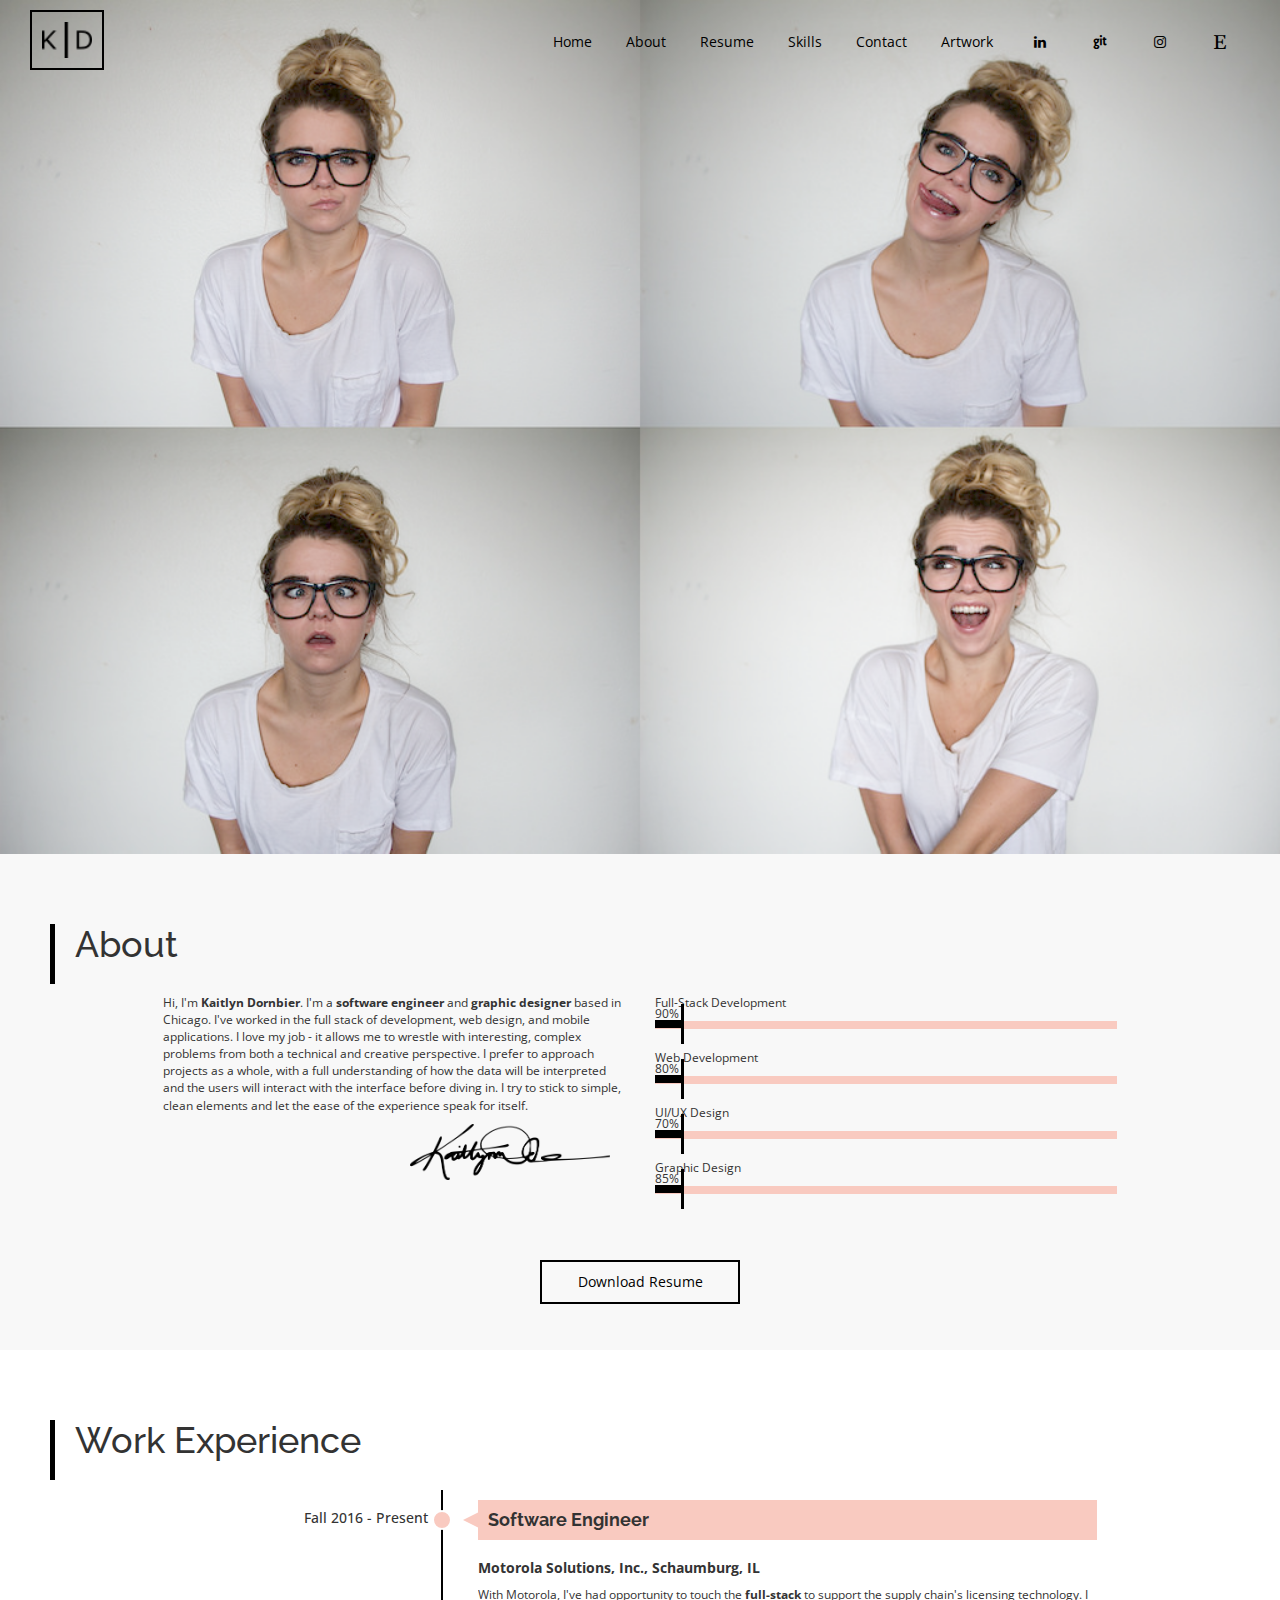
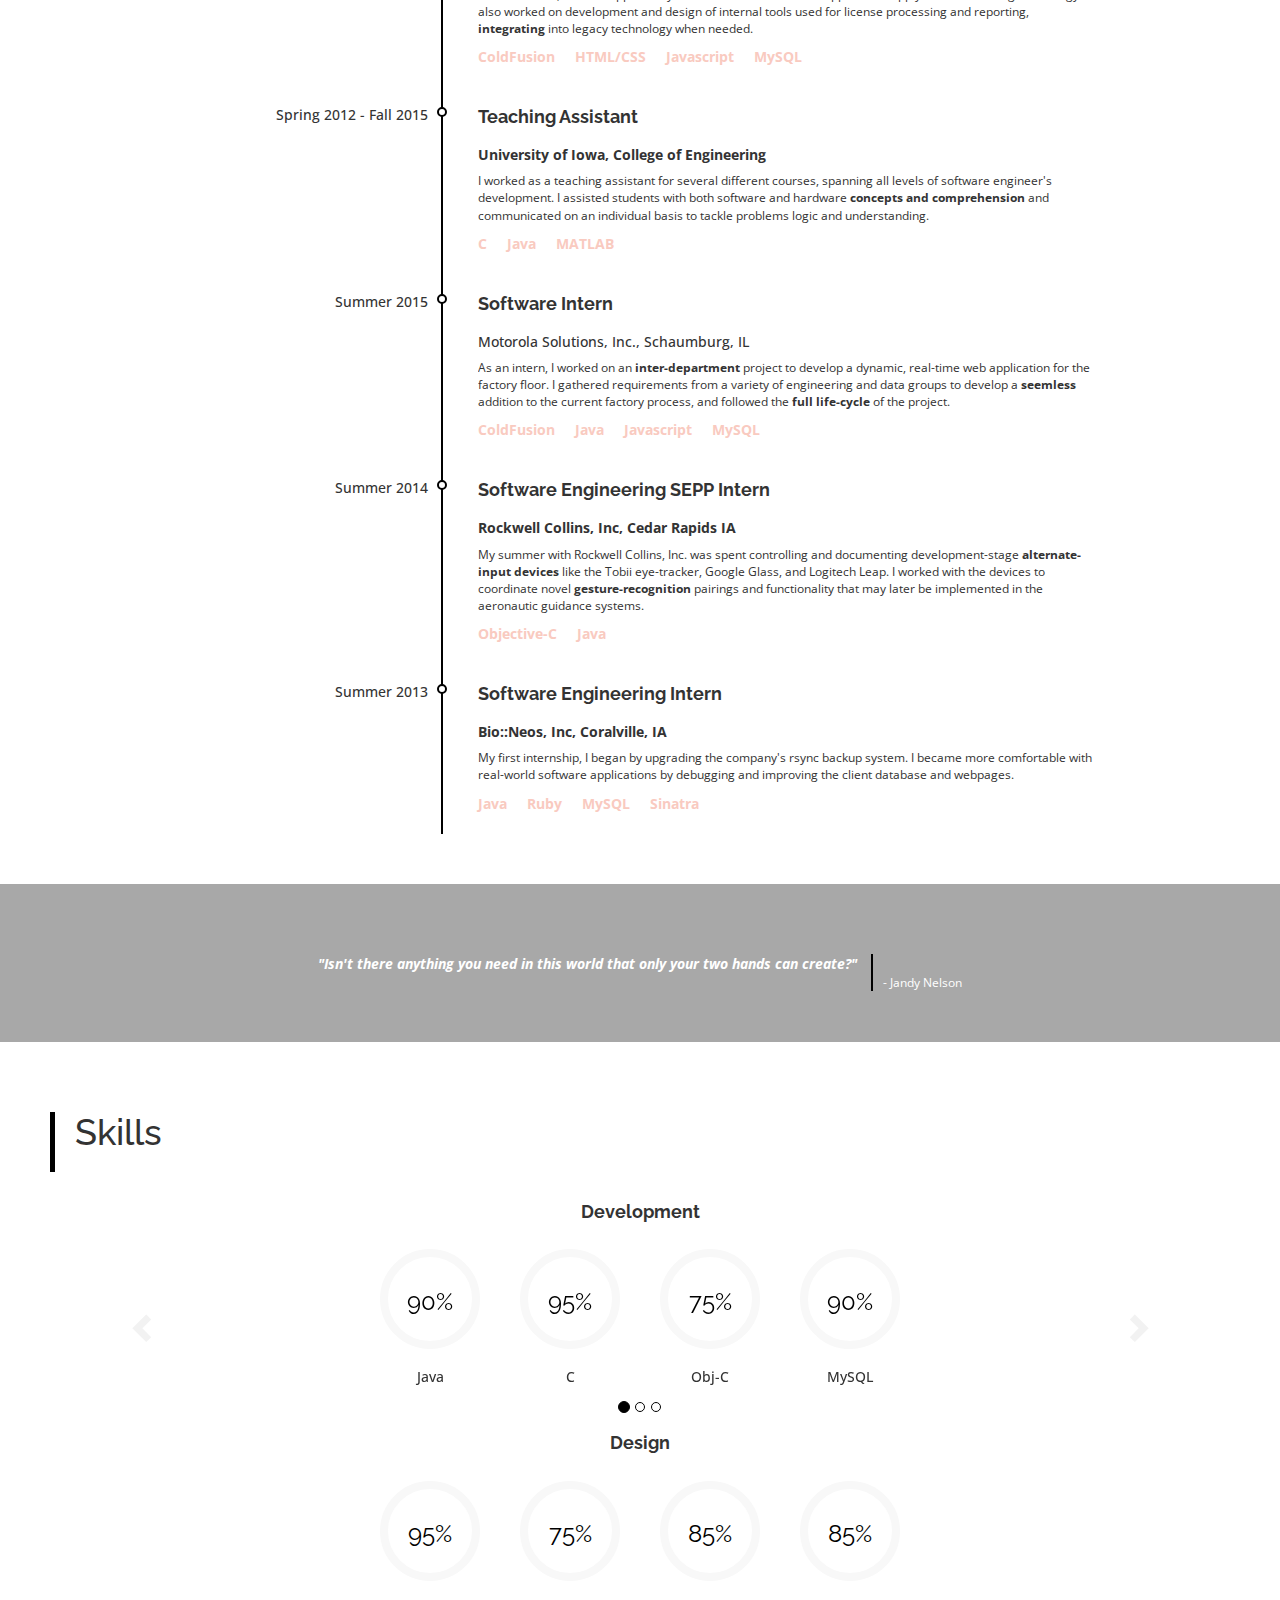
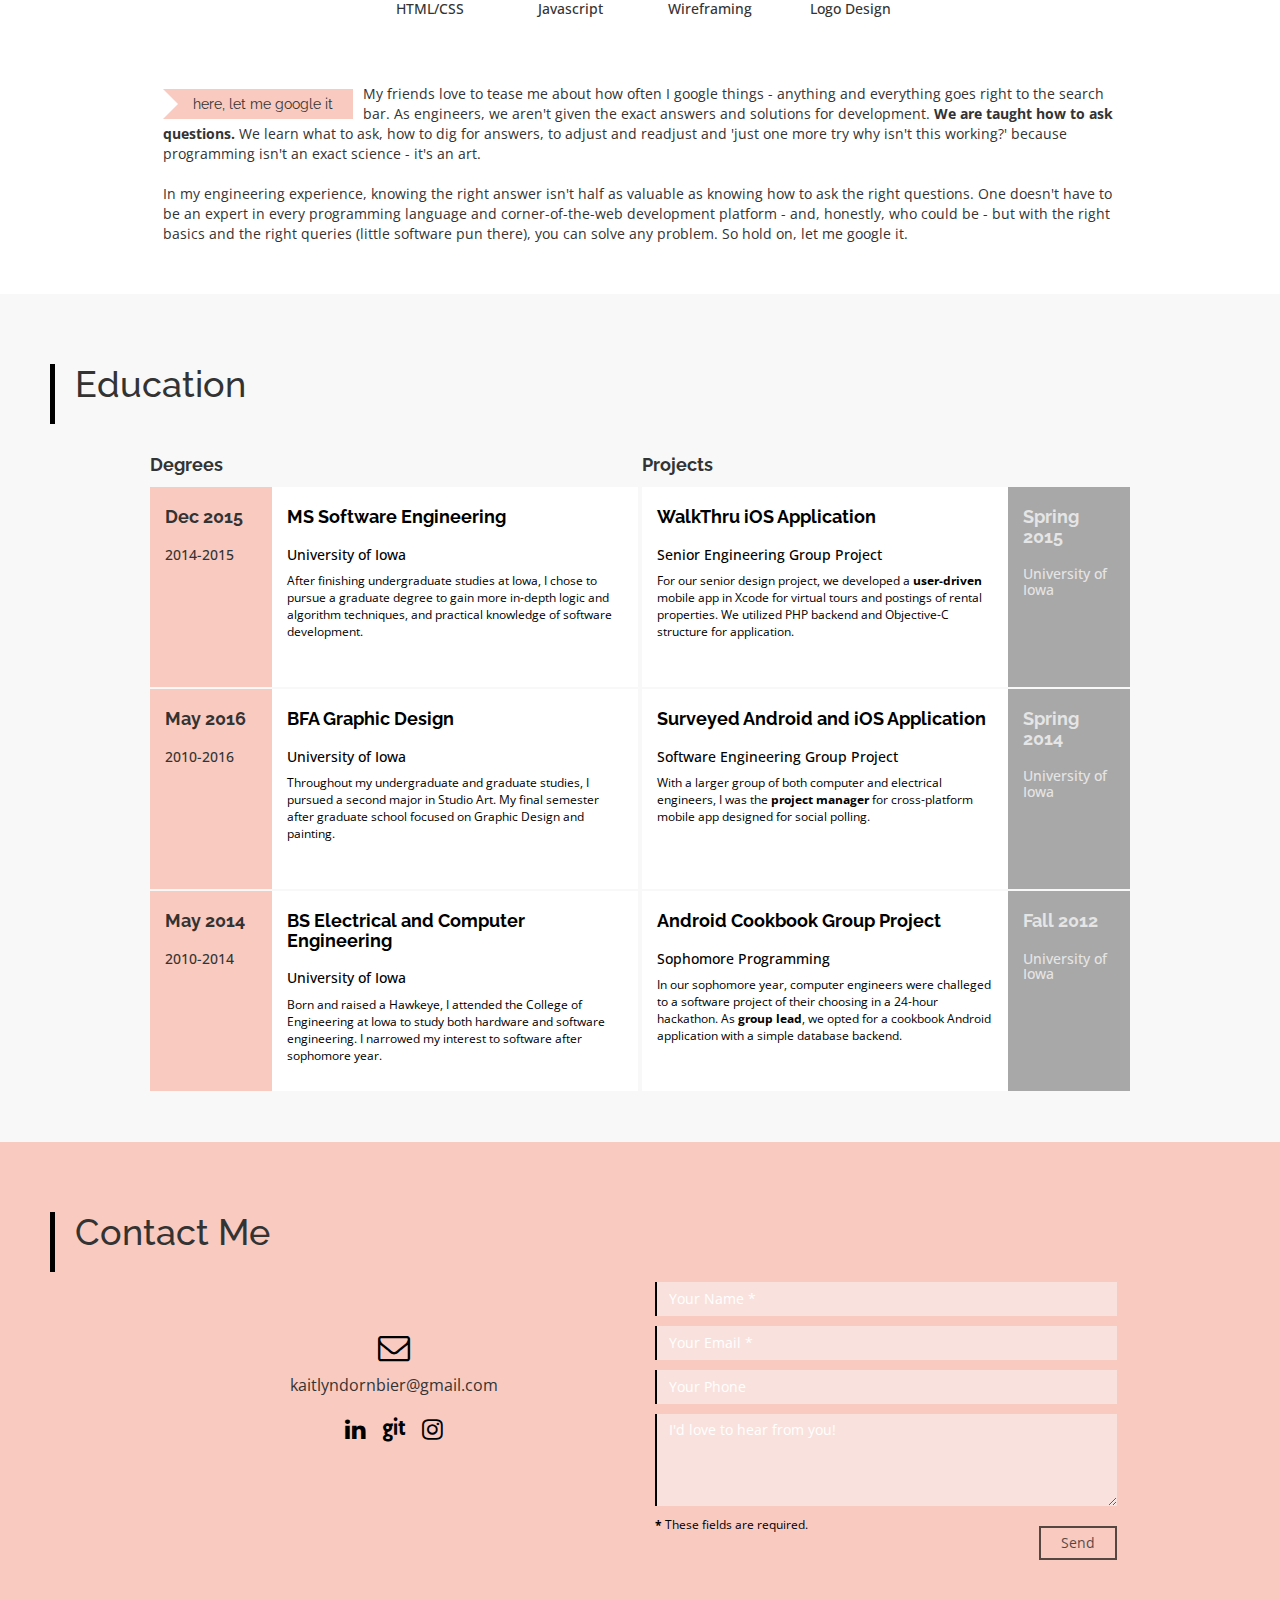
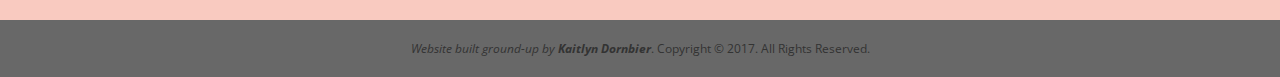
<file: index.html>
<!---
https://codepen.io/bootstrapped/pen/KwYGwq
https://www.godaddy.com/help/filezilla-ftp-settings-to-upload-your-website-104

1. Filezilla quickconnect using hosting info (pqmfckw6zf2c/ka!******), Port 21
2. Drag and drop from Local Host files to Remote Site
3. ssh pqmfckw6zf2c@kdornbier.com -> git added
	  cd Website
      git pull
      cd ..
	  cp -r Website/* public_html/
---->

<!DOCTYPE html>
<html lang="en">
  <head>
  	<title>Kaitlyn Dornbier</title>
    <!-- Required meta tags -->
    <meta charset="utf-8">
    <meta name="viewport" content="width=device-width, initial-scale=1, shrink-to-fit=no">

    <!-- Bootstrap CSS -->
    <link rel="stylesheet" href="https://maxcdn.bootstrapcdn.com/bootstrap/3.3.7/css/bootstrap.min.css">
    <link rel="stylesheet" href="css/font-awesome-4.7.0/css/font-awesome.min.css">
    <link rel="stylesheet" href="css/style.css">
    <link href="https://fonts.googleapis.com/css?family=Open+Sans" rel="stylesheet">
    <link href="https://fonts.googleapis.com/css?family=Raleway" rel="stylesheet">
  </head>
  <body>
	<nav class="navbar navbar-inverse navbar-static-top">
	    <div class="navbar-header">
	      <button type="button" class="navbar-toggle navbar-toggle-right" data-toggle="collapse" data-target="#header-menu">
	        <span class="icon-bar"></span>
	        <span class="icon-bar"></span>
	        <span class="icon-bar"></span> 
	      </button>
	      <a class="navbar-brand" width="50" height="30" href="index.html">
	      		<img src="images/icon-small.png" alt="Kaitlyn Dornbier">
	      </a>
	    </div>
	    <div class="collapse navbar-collapse" style="float: right"id="header-menu">

	      <ul class="nav navbar-nav">
	        <li><a href="index.html">Home</a></li>
	        <li><a href="#about">About</a></li>
	        <li><a href="#experience">Resume</a></li> 
	        <li><a href="#skills">Skills</a></li> 
	        <li><a href="#contact">Contact</a></li> 
	        <li><a href="artwork">Artwork</a></li> 
	      </ul>
	      <ul class="nav navbar-nav social-media-nav">
	        <li><a href="www.linkedin.com/in/kaitlyndornbier" target="_blank"><i class="fa fa-linkedin" aria-hidden="true"></i></a></li>
	        <li><a href="https://github.com/kdornbier" target="_blank"><i class="fa fa-git" aria-hidden="true"></i></a></li>
	        <li><a href="https://www.instagram.com/kdornbier/" target="_blank"><i class="fa fa-instagram" aria-hidden="true"></i></a></li>
	        <li><a href="https://www.etsy.com/shop/kdornbier/" target="_blank"><i class="fa fa-etsy" aria-hidden="true"></i></a></li>
	      </ul>
	      
	    </div>
	</nav>
    
	<div class="jumbotron jumbotron-fluid" id="home">
	    <!--<div class="ba-slider">
		  <img src="images/IMG_4443.PNG" alt="">       
		  <div class="resize">
		    <img src="image/masthead-creative.png" alt="">
		  </div>
		  <span class="handle"></span>
		</div>-->
		<img src="images/IMG_1637.JPG" alt="">
	</div>

	<div class="container-fluid" id="about">
		<div class="row">
			<div class="col">
				<h1>About</h1>
			</div>
		</div>
		<div class="row">
			<div class="col-xs-offset-1 col-xm-10 col-sm-offset-2 col-sm-8 col-md-offset-0 col-md-6 col-lg-offset-1 col-lg-5">
				<p class="bio">Hi, I'm <strong>Kaitlyn Dornbier</strong>. I'm a <strong>software engineer</strong> and <strong>graphic designer
				</strong>based in Chicago. I've worked in the full stack of development, web design, and mobile applications. I love my job -
				it allows me to wrestle with interesting, complex problems from both a technical and creative perspective. I prefer to approach
				projects as a whole, with a full understanding of how the data will be interpreted and the users will interact with the interface
				before diving in. I try to stick to simple, clean elements and let the ease of the experience speak for itself.</p>
				<div class="row">
					<div class="col-xs-12">
						<img class="signature" src="images/signature.png">
					</div>
				</div>
			</div>
			<div class="col-xs-offset-1 col-xs-10 col-sm-offset-2 col-sm-8 col-md-offset-0 col-md-6 col-lg-5" id="bio-skills">
				<div class="bio-scale">
					Full-Stack Development
					<div class="bio-scale-bar bb-90"> 90%
					</div>
				</div>
				<div class="bio-scale">
					Web Development
					<div class="bio-scale-bar bb-80"> 80%
					</div>
				</div>
				<div class="bio-scale">
					UI/UX Design
					<div class="bio-scale-bar bb-75"> 70%
					</div>
				</div>
				<div class="bio-scale">
					Graphic Design
					<div class="bio-scale-bar bb-85"> 85%
					</div>
				</div>
			</div>
		</div>
		<div class="row">
			<div class="col-xs-12">
				<div class="download-resume">
					<a href="files/Dornbier_Resume_SoftwareEngineer.pdf" download>Download Resume</a>
				</div>
			</div>
		</div>
		<!--<div class="row">
			<div class="col-xs-12 col-sm-offset-2  col-sm-8 col-lg-offset-3 col-lg-6">
				<div class="interests ta-left">
					
					<div class="row">
						<div class="col-xs-12">
							<h2>Interests</h2>
						</div>
					</div>
					<div class="row">
						<div class="col-xs-2">
							<img src="images/gym.png">
						</div>
						<div class="col-xs-2">
							<img src="images/painting.png">
						</div>
						<div class="col-xs-2">
							<img src="images/sewing.png">
						</div>
						<div class="col-xs-2">
							<img src="images/coffee.png">
						</div>
						<div class="col-xs-2">
							<img src="images/dogs.png">
						</div>
						<div class="col-xs-2">
							<img src="images/travel.png">
						</div>
					</div>
				</div>
			</div>
		</div>-->
	</div><!-- end of about -->
	<div class="container-fluid" id="experience">
		<div class="row">
			<div class="col">
				<h1>Work Experience</h1>
			</div>
		</div>
		<div class="row timeline current">
			<div class="col-xs-4 col-md-offset-1 col-md-3">
				<div class="timeline-date ta-right">
					<h3>Fall 2016 - Present</h3>
				</div>
			</div>
			<div class="col-xs-8 col-md-7">
				<div class="timeline-info  ta-left">
					<div class="timeline-bar-left"></div>
					<h2>Software Engineer</h2>
					<h3><strong>Motorola Solutions, Inc., Schaumburg, IL</strong></h3>
					<p>
						With Motorola, I've had opportunity to touch the <strong>full-stack</strong> to support the supply chain's licensing technology. I also worked on development and design of internal tools used for license processing and reporting, <strong>integrating</strong> into legacy technology when needed.
					</p>
					<h4>ColdFusion</h4><h4>HTML/CSS</h4><h4>Javascript</h4><h4>MySQL</h4>
				</div>
			</div>
		</div>
		<div class="row timeline">
			<div class="col-xs-4 col-md-offset-1 col-md-3">
				<div class="timeline-date ta-right">
					<h3>Spring 2012 - Fall 2015</h3>
				</div>
			</div>
			<div class="col-xs-8 col-md-7">
				<div class="timeline-info ta-left">
					<div class="timeline-bar-left"></div>
					<h2>Teaching Assistant</h2>
					<h3><strong>University of Iowa, College of Engineering</strong></h3>
					<p>
						I worked as a teaching assistant for several different courses, spanning all levels of software engineer's development. I assisted students with both software and hardware <strong>concepts and comprehension</strong> and communicated on an individual basis to tackle problems logic and understanding. 
					</p>
					<h4>C</h4><h4>Java</h4><h4>MATLAB</h4>
				</div>
			</div>
		</div>
		
		<div class="row timeline">
			<div class="col-xs-4 col-md-offset-1 col-md-3">
				<div class="timeline-date ta-right">
					<h3>Summer 2015</h3>
				</div>
			</div>
			<div class="col-xs-8 col-md-7">
				<div class="timeline-info ta-left">
					<div class="timeline-bar-left"></div>
					<h2>Software Intern</h2>
					<h3></strong>Motorola Solutions, Inc., Schaumburg, IL</strong></h3>
					<p>
						As an intern, I worked on an <strong>inter-department</strong> project to develop a dynamic, real-time web application for the factory floor. I gathered requirements from a variety of engineering and data groups to develop a <strong>seemless</strong> addition to the current factory process, and followed the <strong>full life-cycle</strong> of the project.
					</p>
					<h4>ColdFusion</h4><h4>Java</h4><h4>Javascript</h4><h4>MySQL</h4>
				</div>
			</div>
		</div>
		<div class="row timeline">
			<div class="col-xs-4 col-md-offset-1 col-md-3">
				<div class="timeline-date ta-right">
					<h3>Summer 2014</h3>
				</div>
			</div>
			<div class="col-xs-8 col-md-7">
				<div class="timeline-info ta-left">
					<div class="timeline-bar-left"></div>
					<h2>Software Engineering SEPP Intern</h2>
					<h3><strong>Rockwell Collins, Inc, Cedar Rapids IA</strong></h3>
					<p>
						My summer with Rockwell Collins, Inc. was spent controlling and documenting development-stage <strong>alternate-input devices</strong> like the Tobii eye-tracker, Google Glass, and Logitech Leap. I worked with the devices to coordinate novel <strong>gesture-recognition</strong> pairings and functionality that may later be implemented in the aeronautic guidance systems.
					</p>
					<h4>Objective-C</h4><h4>Java</h4>
				</div>
			</div>
		</div>
		<div class="row timeline">
			<div class="col-xs-4 col-md-offset-1 col-md-3">
				<div class="timeline-date ta-right">
					<h3>Summer 2013</h3>
				</div>
			</div>
			<div class="col-xs-8 col-md-7">
				<div class="timeline-info ta-left">
					<div class="timeline-bar-left"></div>
					<h2>Software Engineering Intern</h2>
					<h3><strong>Bio::Neos, Inc, Coralville, IA</strong></h3>
					<p>
						My first internship, I began by upgrading the company's rsync backup system. I became more comfortable with real-world software applications by debugging and improving the client database and webpages. 
					</p>
					<h4>Java</h4><h4>Ruby</h4><h4>MySQL</h4><h4>Sinatra</h4>
				</div>
			</div>
		</div>
	</div>
	<div class="container-fluid" id="quote">
		<div class="row">
			<div class="col">
				<div class="quote">"Isn't there anything you need in this world that only your two hands can create?"</div>
				<div class="author">- Jandy Nelson</div>
			</div>
		</div>
	</div>
	<div class="container-fluid" id="skills">
		<div class="row">
			<div class="col">
				<h1>Skills</h1>
			</div>
		</div>
		<div class="row">
			<h2>Development</h2>
			<div id="development-skills-carousel" class="carousel slide" data-ride="carousel" data-interval="false">
					<!-- Indicators -->
				<ol class="carousel-indicators">
					<li data-target="#development-skills-carousel" data-slide-to="0" class="active"></li>
					<li data-target="#development-skills-carousel" data-slide-to="1"></li>
					<li data-target="#development-skills-carousel" data-slide-to="2"></li>
				</ol>
				<!-- Wrapper for slides -->
				<div class="carousel-inner">
				    <div class="item active">
				      
						<div class="skill-container">
							<div class="skill-content">
								<div class="skill sb-90">
					                <span class="skill-left">
					                    <span class="skill-bar"></span>
					                </span>
					                <span class="skill-right">
					                    <span class="skill-bar"></span>
					                </span>
					                <div class="skill-value">90%</div>
					            </div>
					            <h3>Java</h3>
				        	</div>
				        	<div class="skill-content">
								<div class="skill sb-95">
					                <span class="skill-left">
					                    <span class="skill-bar"></span>
					                </span>
					                <span class="skill-right">
					                    <span class="skill-bar"></span>
					                </span>
					                <div class="skill-value">95%</div>
					            </div>
					            <h3>C</h3>
				        	</div>
				        	<div class="skill-content">
								<div class="skill sb-75">
					                <span class="skill-left">
					                    <span class="skill-bar"></span>
					                </span>
					                <span class="skill-right">
					                    <span class="skill-bar"></span>
					                </span>
					                <div class="skill-value">75%</div>
					            </div>
					            <h3>Obj-C</h3>
				        	</div>
				        	<div class="skill-content">
								<div class="skill sb-90">
					                <span class="skill-left">
					                    <span class="skill-bar"></span>
					                </span>
					                <span class="skill-right">
					                    <span class="skill-bar"></span>
					                </span>
					                <div class="skill-value">90%</div>
					            </div>
					            <h3>MySQL</h3>
				        	</div>
						</div>
				    </div> <!-- end of page 1 for carousel -->

				    <div class="item"> <!-- page 2 carousel -->
				    	<div class="skill-container">
							<div class="skill-content">
								<div class="skill sb-90">
					                <span class="skill-left">
					                    <span class="skill-bar"></span>
					                </span>
					                <span class="skill-right">
					                    <span class="skill-bar"></span>
					                </span>
					                <div class="skill-value">90%</div>
					            </div>
					            <h3>Coldfusion</h3>
				        	</div>
				        	<div class="skill-content">
								<div class="skill sb-60">
					                <span class="skill-left">
					                    <span class="skill-bar"></span>
					                </span>
					                <span class="skill-right">
					                    <span class="skill-bar"></span>
					                </span>
					                <div class="skill-value">60%</div>
					            </div>
					            <h3>Ruby</h3>
				        	</div>
				        	<div class="skill-content">
								<div class="skill sb-70">
					                <span class="skill-left">
					                    <span class="skill-bar"></span>
					                </span>
					                <span class="skill-right">
					                    <span class="skill-bar"></span>
					                </span>
					                <div class="skill-value">70%</div>
					            </div>
					            <h3>MATLAB</h3>
				        	</div>
				        	<div class="skill-content">
								<div class="skill sb-60">
					                <span class="skill-left">
					                    <span class="skill-bar"></span>
					                </span>
					                <span class="skill-right">
					                    <span class="skill-bar"></span>
					                </span>
					                <div class="skill-value">60%</div>
					            </div>
					            <h3>PHP</h3>
				        	</div>
						</div>
				    </div><!-- end of page 2 for carousel -->
				    <div class="item">
				    	<div class="skill-container">
							<div class="skill-content">
								<div class="skill sb-50">
					                <span class="skill-left">
					                    <span class="skill-bar"></span>
					                </span>
					                <span class="skill-right">
					                    <span class="skill-bar"></span>
					                </span>
					                <div class="skill-value">50%</div>
					            </div>
					            <h3>Python</h3>
				        	</div>
				        	<div class="skill-content">
								<div class="skill sb-50">
					                <span class="skill-left">
					                    <span class="skill-bar"></span>
					                </span>
					                <span class="skill-right">
					                    <span class="skill-bar"></span>
					                </span>
					                <div class="skill-value">50%</div>
					            </div>
					            <h3>Sinatra</h3>
				        	</div>
				        	<div class="skill-content">
								<div class="skill sb-65">
					                <span class="skill-left">
					                    <span class="skill-bar"></span>
					                </span>
					                <span class="skill-right">
					                    <span class="skill-bar"></span>
					                </span>
					                <div class="skill-value">65%</div>
					            </div>
					            <h3>C++</h3>
				        	</div>
						</div>
				    </div><!-- end of page 3 for carousel -->

					<!-- Left and right controls -->
					<a class="left carousel-control" href="#development-skills-carousel" data-slide="prev">
					    <span class="glyphicon glyphicon-chevron-left"></span>
					    <span class="sr-only">Previous</span>
					</a>
					<a class="right carousel-control" href="#development-skills-carousel" data-slide="next">
					    <span class="glyphicon glyphicon-chevron-right"></span>
					    <span class="sr-only">Next</span>
					</a>
				</div> <!-- end of carousel-inner -->
			</div> <!-- end of carousel -->
		</div> <!-- end of development skills row -->
		<div class="row">
			<div class="col-lg-12">
				<h2>Design</h2>
				<div class="skill-container">
					<div class="skill-content">
						<div class="skill sb-95">
			                <span class="skill-left">
			                    <span class="skill-bar"></span>
			                </span>
			                <span class="skill-right">
			                    <span class="skill-bar"></span>
			                </span>
			                <div class="skill-value">95%</div>
			            </div>
			            <h3>HTML/CSS</h3>
		        	</div>
					<div class="skill-content">
						<div class="skill sb-75">
			                <span class="skill-left">
			                    <span class="skill-bar"></span>
			                </span>
			                <span class="skill-right">
			                    <span class="skill-bar"></span>
			                </span>
			                <div class="skill-value">75%</div>
			            </div>
			            <h3>Javascript</h3>
		        	</div>
		        	<div class="skill-content">
						<div class="skill sb-85">
			                <span class="skill-left">
			                    <span class="skill-bar"></span>
			                </span>
			                <span class="skill-right">
			                    <span class="skill-bar"></span>
			                </span>
			                <div class="skill-value">85%</div>
			            </div>
			            <h3>Wireframing</h3>
		        	</div>
		        	<div class="skill-content">
						<div class="skill sb-85">
			                <span class="skill-left">
			                    <span class="skill-bar"></span>
			                </span>
			                <span class="skill-right">
			                    <span class="skill-bar"></span>
			                </span>
			                <div class="skill-value">85%</div>
			            </div>
			            <h3>Logo Design</h3>
		        	</div>
				</div>
			</div>
		</div><!-- end of design skills row -->
		<div class="row">
			<div class="col-xs-12 col-sm-offset-1 col-sm-10">
				<div class = "blurb">
					<div class="blurb-header">here, let me google it</div>
					<div class="blurb-content ta-left">
						My friends love to tease me about how often I google things - anything and everything goes right to the search bar. As engineers, we aren't given the exact answers and solutions for development. <strong>We are taught how to ask questions.</strong> We learn what to ask, how to dig for answers, to adjust and readjust and 'just one more try why isn't this working?' because programming isn't an exact science - it's an art. 
						</br></br>
						In my engineering experience, knowing the right answer isn't half as valuable as knowing how to ask the right questions. One doesn't have to be an expert in every programming language and corner-of-the-web development platform - and, honestly, who could be - but with the right basics and the right queries (little software pun there), you can solve any problem. So hold on, let me google it.
					</div>
				</div>
			</div>
		</div>
	</div>
	<div class="container-fluid" id="education">
		<div class="row">
			<div class="col">
				<h1>Education</h1>
			</div>
		</div>
		<div class="row">
			<div class="col-sm-6 col-lg-offset-1 col-lg-5 edu-half">
				<div class="row">
					<div class="col">
						<h2>Degrees</h2>
					</div>
				</div>
				<div class="row edu-degree">
					<div class="col-xs-3 edu-date">
						<h2>Dec 2015</h2>
						<h3>2014-2015</h3>
					</div>
					<div class="col-xs-9 edu-info">
						<h2>MS Software Engineering</h2>
						<h3>University of Iowa</h3>
						<p>After finishing undergraduate studies at Iowa, I chose to pursue a graduate degree to gain more in-depth logic and algorithm techniques, and practical knowledge of software development. 
						</p>
					</div>
				</div>
				<div class="row edu-degree">
					<div class="col-xs-3 edu-date">
						<h2>May 2016</h2>
						<h3>2010-2016</h3>
					</div>
					<div class="col-xs-9 edu-info">
						<h2>BFA Graphic Design</h2>
						<h3>University of Iowa</h3>
						<p>Throughout my undergraduate and graduate studies, I pursued a second major in Studio Art. My final semester after graduate school focused on Graphic Design and painting.
						</p>
					</div>
				</div>
				<div class="row edu-degree">
					<div class="col-xs-3 edu-date">
						<h2>May 2014</h2>
						<h3>2010-2014</h3>
					</div>
					<div class="col-xs-9 edu-info">
						<h2>BS Electrical and Computer Engineering</h2>
						<h3>University of Iowa</h3>
						<p>Born and raised a Hawkeye, I attended the College of Engineering at Iowa to study both hardware and software engineering. I narrowed my interest to software after sophomore year.
						</p>
					</div>
				</div>
			</div>
			<div class="col-sm-6 col-lg-5 edu-half">
				<div class="row">
					<div class="col">
						<h2>Projects</h2>
					</div>
				</div>
				<div class="row edu-project">
					<div class="col-xs-9 edu-info">
						<h2>WalkThru iOS Application</h2>
						<h3>Senior Engineering Group Project</h3>
						<p>For our senior design project, we developed a <strong>user-driven</strong> mobile app in Xcode for virtual tours and postings of rental properties. We utilized PHP backend and Objective-C structure for application.
						</p>
					</div>
					<div class="col-xs-3 edu-date">
						<h2>Spring 2015</h2>
						<h3>University of Iowa</h3>
					</div>
				</div>
				<div class="row edu-project">
					<div class="col-xs-9 edu-info">
						<h2>Surveyed Android and iOS Application</h2>
						<h3>Software Engineering Group Project</h3>
						<p>With a larger group of both computer and electrical engineers, I was the <strong>project manager</strong> for cross-platform mobile app designed for social polling. 
						</p>
					</div>
					<div class="col-xs-3 edu-date">
						<h2>Spring 2014</h2>
						<h3>University of Iowa</h3>
					</div>
				</div>
				<div class="row edu-project">
					<div class="col-xs-9 edu-info">
						<h2>Android Cookbook Group Project</h2>
						<h3>Sophomore Programming</h3>
						<p>In our sophomore year, computer engineers were challeged to a software project of their choosing in a 24-hour hackathon. As <strong>group lead</strong>, we opted for a cookbook Android application with a simple database backend.
						</p>
					</div>
					<div class="col-xs-3 edu-date">
						<h2>Fall 2012</h2>
						<h3>University of Iowa</h3>
					</div>
				</div>
			</div>
		</div>
	</div>
	<div class="container-fluid" id="contact">
		<div class="row">
			<div class="col">
				<h1>Contact Me</h1>
			</div>
		</div>
		<div class="row">
			<div class="col-xs-12 col-sm-offset-1 col-sm-5 col-lg-offset-1 col-lg-5">
				<div class="email">
					<a href="https://mail.google.com/mail/?view=cm&fs=1&to=kaitlyndornbier@gmail.com&su=Let%27s+Connect!&body=I%27ve+visited+your+website+and+would+like+to+get+in+touch%21" target="_blank"><i class="fa fa-envelope-o"></i></a>
				</br>
					kaitlyndornbier@gmail.com
				</div>
				<div class="social-media-contact">
					<a href="www.linkedin.com/in/kaitlyndornbier" target="_blank"><i class="fa fa-linkedin" aria-hidden="true"></i></a>
	        		<a href="https://github.com/kdornbier" target="_blank"><i class="fa fa-git" aria-hidden="true"></i></a>
	        		<a href="https://www.instagram.com/kdornbier/" target="_blank"><i class="fa fa-instagram" aria-hidden="true"></i></a>
				</div>
			</div>
			<div class="col-xs-12 col-sm-6 col-lg-5 contact-form">
				<!---https://bootstraptemple.com/p/how-to-build-a-working-bootstrap-contact-form

				https://www.webpagefx.com/blog/web-design/learning-php-get-started-using-php/-->
				<form id="contact-form" method="post" action="js/contact.php" role="form">

					<div class="messages" id="messages"></div>

					<!--<div class="controls">-->
					<div class="row">
						<div class="col">
							<input id="form_name" type="text" name="name" class="form-control" placeholder="Your Name *" required="required" data-error="Name is required.">
                    		<div class="help-block with-errors"></div>
						</div>
					</div>
					<div class="row">
						<div class="col">
							<input id="form_email" type="email" name="email" class="form-control" placeholder="Your Email *" required="required" data-error="Valid email is required.">
                    		<div class="help-block with-errors"></div>
						</div>
					</div>
					<div class="row">
						<div class="col">
							<input id="form_phone" type="tel" name="phone" class="form-control" placeholder="Your Phone">
                    		<div class="help-block with-errors"></div>
						</div>
					</div>
					<div class="row">
						<div class="col">
							<textarea id="form_message" name="message" class="form-control" placeholder="I'd love to hear from you!" rows="4" required="required" data-error="Please add a message."></textarea>
                    		<div class="help-block with-errors"></div>
						</div>
					</div>
					<div class="row">
						<div class="col">
							<p class="text-muted"><strong>*</strong> These fields  are required.</p>
							<input type="submit" class="btn btn-success btn-send" id="send" value="Send">
						</div>
					</div>
					<!-- </div> end of div controls???-->
				</form> 
			</div>
		</div>
	</div>
	<div class="container-fluid" id="copyright">
		<div class="row">
			<div class="col">
				<i>Website built ground-up by <strong>Kaitlyn Dornbier</strong></i>. Copyright © 2017. All Rights Reserved.
			</div>
		</div>
	</div>


    <!-- Optional JavaScript -->
    <!-- jQuery first, then Popper.js, then Bootstrap JS -->
    
    <script src="https://cdnjs.cloudflare.com/ajax/libs/jquery/3.2.1/jquery.min.js"></script>
    <script src="https://cdnjs.cloudflare.com/ajax/libs/popper.js/1.11.0/umd/popper.min.js"></script>
    <script src="https://maxcdn.bootstrapcdn.com/bootstrap/3.3.7/js/bootstrap.min.js"></script>
    <script src="js/main.js"></script>
	<script src="js/contact.js"></script>
	<script src="js/validator.js"></script>

  </body>
</html>
</file>
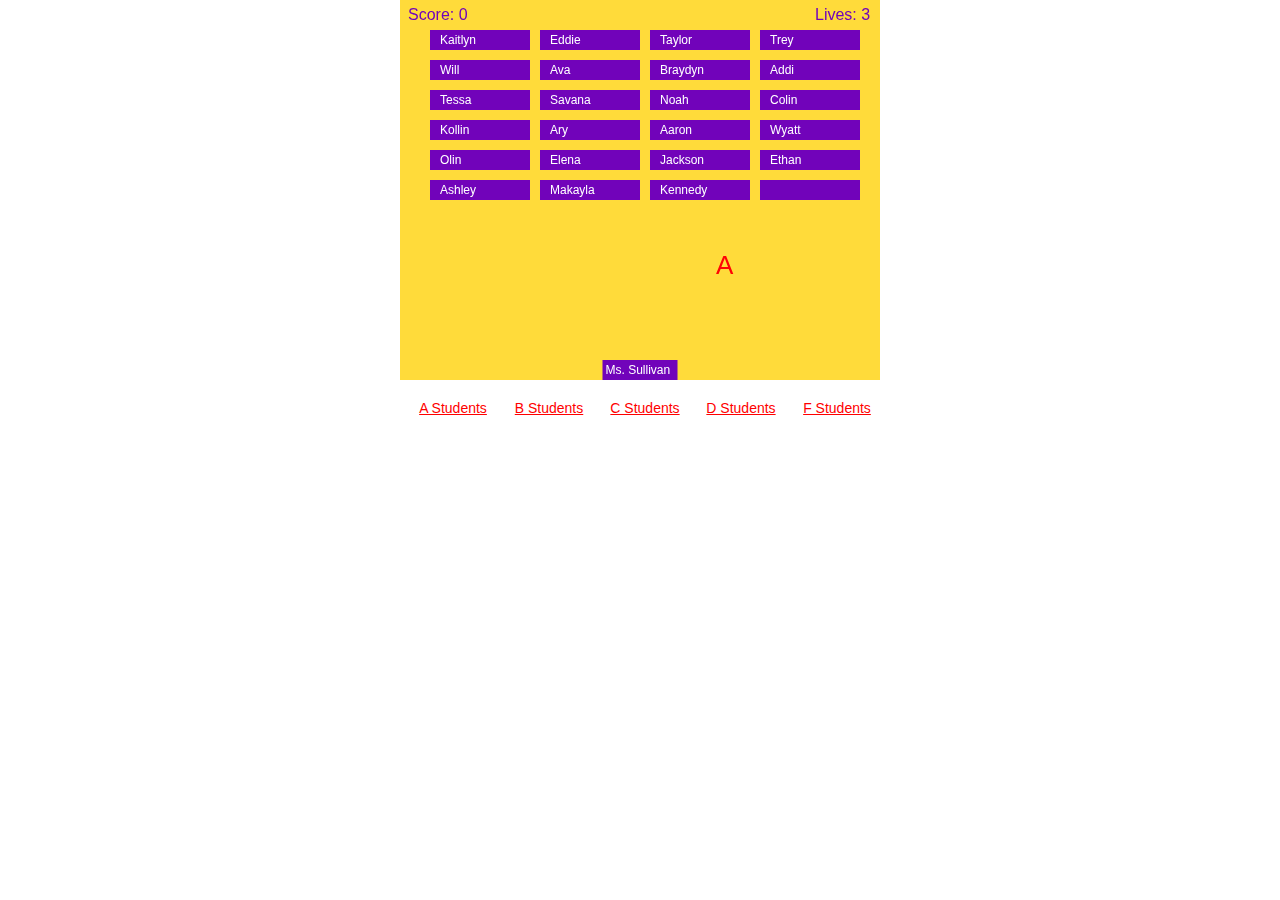
<file: GradeBreaker.html>
<!--

Programmer: 		Kaitlyn Dornbier
Date:				4/7/2017
Original tutorial: 	https://developer.mozilla.org/en-US/docs/Games/Tutorials/2D_Breakout_game_pure_JavaScript/Game_over

-->

<!DOCTYPE html>
<html>
<head>
    <meta charset="utf-8" />
    <title>Ms. Sullivan's Classroom</title>
    <!-- This is CSS, it manages colors, sizes, and more!  -->
    <style>
        * { padding: 0; margin: 0; box-sizing: border-box; }
        canvas { background: #ffdb3a; display: block; margin: 0 auto; }
        .studentGrade {width: 96px; height: 200px; color: #7103ba; font-family: Arial; float: left; margin-top: 20px; font-size: 14px; padding-left: 10px;}
        .gradeHeader {width: 100%; font-family: Arial; color: red; font-size: 14px; text-decoration:underline; float: left; text-align: center; padding-bottom: 5px;}
    </style>
</head>
<body>

<!-- This is HTML, it is the 'bones' of a website! -->
<!--Rectangle for game -->
<canvas id="myCanvas" width="480" height="380"></canvas>

<div style = "width: 480px; margin: 0 auto;">
	<div id="A" class="studentGrade">
		<div class="gradeHeader">A Students</div>
	</div>

	<div id="B" class="studentGrade">
		<div class="gradeHeader">B Students</div>
	</div>

	<div id="C" class="studentGrade">
		<div class="gradeHeader">C Students</div>
	</div>

	<div id="D" class="studentGrade">
		<div class="gradeHeader">D Students</div>
	</div>

	<div id="F" class="studentGrade">
		<div class="gradeHeader">F Students</div>
	</div>
</div>

<!-- This is JavaScript, it is the brains of this website!  -->
<script>
    // JavaScript code goes here
    var canvas = document.getElementById("myCanvas");
    var ctx = canvas.getContext("2d");

    // Movement of ball
    var x = canvas.width/2;
	var y = canvas.height-30;
	var dx = 2;
	var dy = -2;

	//Ball variables
	var ballRadius = 14;

	//Paddle variables
	var paddleHeight = 20;
	var paddleWidth = 75;
	var paddleX = (canvas.width-paddleWidth)/2;
	var rightPressed = false;
	var leftPressed = false;

	//Bricks variables
	var brickRowCount = 6;
	var brickColumnCount = 4;
	var brickWidth = 100;
	var brickHeight = 20;
	var brickPadding = 10;
	var brickOffsetTop = 30;
	var brickOffsetLeft = 30;

	//Student bricks
	var bricks = [];

	for(c=0; c<brickColumnCount; c++) {
	    bricks[c] = [];
	    for(r=0; r<brickRowCount; r++) {
	        bricks[c][r] = { x: 0, y: 0, status: 1 };
	    }
	}

	//Grade array
	grade = ["A", "B", "C", "D", "F"];
	currentGrade = 0;

	//Random array of student names
	var studentNames = [["Kollin", "Ary", "Aaron", "Wyatt"],
						["Will", "Ava", "Braydyn", "Addi"],
						["Tessa", "Savana", "Noah", "Colin"],
						["Olin", "Elena", "Jackson", "Ethan"],
						["Kaitlyn", "Eddie", "Taylor", "Trey"],
						["Ashley", "Makayla", "Kennedy", ""]];

	// Function to randomize list of names
	function shuffleArray(array) {
	    for (var i = array.length - 1; i > 0; i--) {
	        var j = Math.floor(Math.random() * (i + 1));
	        var temp = array[i];
	        array[i] = array[j];
	        array[j] = temp;
	    }
	    return array;
	}

	// Calling function to shuffle names
	studentNames = shuffleArray(studentNames);

	var score = 0;
	var lives = 3;

	// This waits for you to press the left and right arrow
	document.addEventListener("keydown", keyDownHandler, false);
	document.addEventListener("keyup", keyUpHandler, false);

	function keyDownHandler(e) {
	    if(e.keyCode == 39) {
	        rightPressed = true;
	    }
	    else if(e.keyCode == 37) {
	        leftPressed = true;
	    }
	}

	function keyUpHandler(e) {
	    if(e.keyCode == 39) {
	        rightPressed = false;
	    }
	    else if(e.keyCode == 37) {
	        leftPressed = false;
	    }
	}

	//Collision detection
	function collisionDetection() {
	    for(c=0; c<brickColumnCount; c++) {
	        for(r=0; r<brickRowCount; r++) {
	            var b = bricks[c][r];
	            if(b.status == 1) {
	                if(x > b.x && x < b.x+brickWidth && y > b.y && y < b.y+brickHeight) {
	                    dy = -dy;
	                    b.status = 0;
	                    document.getElementById(grade[currentGrade]).innerHTML += studentNames[r][c] + "<br>";
	                    randomGrade = Math.floor((Math.random() * grade.length) + 1);
	                    currentGrade = (currentGrade + randomGrade) % grade.length;
	                    score++;
	                    if(score == brickRowCount*brickColumnCount) {
	                        alert("ALL STUDENTS GRADED!");
	                        document.location.reload();
	                    }
	                }
	            }
	        }
	    }
	}

	//Draw the score
	function drawScore() {
	    ctx.font = "16px Arial";
	    ctx.fillStyle = "#7103ba";
	    ctx.fillText("Score: "+score, 8, 20);
	}

	//Draw the lives
	function drawLives() {
	    ctx.font = "16px Arial";
	    ctx.fillStyle = "#7103ba";
	    ctx.fillText("Lives: "+lives, canvas.width-65, 20);
	}

	//Drawing the ball
	function drawBall() {
		//Drawing a ball
	    /*ctx.beginPath();
	    ctx.arc(x, y, ballRadius, 0, Math.PI*2);
	    ctx.fillStyle = "#7103ba";
	    ctx.fill();
	    ctx.closePath();*/

	    //Grade text
	    ctx.beginPath();
	    ctx.fillStyle = "#ff0505";
	    ctx.font = "26px Arial";
	    ctx.fillText(grade[currentGrade], x-8, y+8);
	    ctx.closePath();
	}

	//Drawing the paddle
	function drawPaddle() {
	    ctx.beginPath();
	    ctx.rect(paddleX, canvas.height-paddleHeight, paddleWidth, paddleHeight);
	    ctx.fillStyle = "#7103ba";
	    ctx.fill();
	    ctx.closePath();

	    //Ms. Sullivan name
	    ctx.beginPath();
	    ctx.fillStyle = "#ffffff";
	    ctx.font = "12px Arial";
	    ctx.fillText("Ms. Sullivan", paddleX + 3, canvas.height - 6);
	    ctx.closePath();
	}

	//Drawing the bricks
	function drawBricks() {
	    for(c=0; c<brickColumnCount; c++) {
	        for(r=0; r<brickRowCount; r++) {
	             if(bricks[c][r].status == 1) {
	                var brickX = (c*(brickWidth+brickPadding))+brickOffsetLeft;
	                var brickY = (r*(brickHeight+brickPadding))+brickOffsetTop;
	                bricks[c][r].x = brickX;
	                bricks[c][r].y = brickY;
	                ctx.beginPath();
	                ctx.rect(brickX, brickY, brickWidth, brickHeight);
	                ctx.fillStyle = "#7103ba";
	                ctx.fill();
	                ctx.closePath();

	                ctx.beginPath();
	                ctx.fillStyle = "#ffffff";
	                ctx.font = "12px Arial";
	                ctx.fillText(studentNames[r][c], brickX + 10, brickY + 14);
	                ctx.closePath();
	            }
	        }
	    }
	}

	//Drawing the rectangle
	function draw() {
		ctx.clearRect(0, 0, canvas.width, canvas.height);
	    drawBall();
	    drawPaddle();
	    drawScore();
	    drawLives();
	    collisionDetection();
	    drawBricks();
	    x += dx;
	    y += dy;

		if(x + dx > canvas.width-ballRadius || x + dx < ballRadius) {
		    dx = -dx;
		}
		if(y + dy < ballRadius) {
		    dy = -dy;
		} else if(y + dy > canvas.height-ballRadius) {
		    if(x > paddleX && x < paddleX + paddleWidth) {
		        dy = -dy;
		    }
		    else {
				lives--;
				if(!lives) {
				    alert("GAME OVER");
				    document.location.reload();
				}
				else {
				    x = canvas.width/2;
				    y = canvas.height-30;
				    dx = 2;
				    dy = -2;
				    paddleX = (canvas.width-paddleWidth)/2;
				}
		    }
		}

		if(rightPressed && paddleX < canvas.width-paddleWidth) {
		    paddleX += 7;
		}
		else if(leftPressed && paddleX > 0) {
		    paddleX -= 7;
		}
		requestAnimationFrame(draw);
	}								

	draw();

</script>

</body>
</html>
</file>
<file: css/style.css>
.body { 
	box-sizing: border-box;
	font-family: 'Open Sans', sans-serif !important; 
}

h1 {
  font-family: 'Raleway', sans-serif;
  padding-bottom: 20px;
  text-align: left;
  border-left: 5px solid black;
  padding-left: 20px;
  line-height: 40px;
}

h2 {
  font-family: 'Raleway', sans-serif;
  font-size: 18px;
  font-weight: bold;
}

h3 {
  font-size: 14px;
}

h4 {
  font-weight: bold;
  color: #f9cac0;
  font-family: 'Open Sans', sans-serif;
  padding-right: 20px;
  font-size: 14px;
  display: inline-block;
  margin: 0 auto;
}

p {
  font-size: 12px;
}

.navbar {
	position: absolute;
	width: 100%;
	margin-bottom:0px;
	background:rgba(0,0,0,0.5);
	background-color: transparent;
    background: transparent;
    border-color: transparent;
    font-family: 'Open Sans', sans-serif;
    padding: 10px 30px;
    text-align: center;
}

@media (max-width: 768px) {
	.navbar {
		padding: 0px;
	}
}

@media (max-width: 500px) {
	.nav > li > a {
		padding: 5px !important;
	}
}

.icon-bar {
	background-color: #000000 !important;
}

.navbar-brand {
  padding: 0px;
  height: 60px;
  border: none;
}

@media (min-width: 768px) {
  .navbar-brand {
    border: 2px solid black !important;
  }
}

.navbar-brand>img {
  height: 100%;
  padding: 10px;
  width: auto;
  text-align:center;
  line-height:40px;
  color: #ffffff;
}

a, .navbar-inverse .navbar-nav>li>a{ 
	color: black;
  min-width: 60px;
}

.navbar-collapse.collapsing > ul > li > a:hover,
.navbar-collapse.collapse.in > ul > li > a:hover {
  border: 0px;
  color: #ffffff;
}

.navbar-collapse.collapsing ,
.navbar-collapse.collapse.in{
  float:none !important;
}

.navbar-collapse.collapsing .social-media-nav >li,
.navbar-collapse.collapse.in .social-media-nav>li{
  display: inline-block;
}

.navbar-toggle{
  border-radius: 0px;
}

.navbar-inverse .navbar-nav>li>a:hover {
  border: 2px solid black;
  color:black;
}

.nav >li >a {
  padding-top: 20px;
  padding-bottom: 20px;
  border: 2px solid transparent;
}

.jumbotron {
	margin: 0;
}

#home {
 /* position: absolute;
  top: 0;
  left: 0;
  width: 100%;
  height: 100%;*/
  background-color: #ffffff;
  padding: 0;
  width:100%;
}

#home>img{
	width:100%;
  /*filter: grayscale(100%);*/
}


/* image slider
https://codepen.io/bamf/pen/jEpxOX */
/*****************************************************************/
.ba-slider {
    position: relative;
    overflow: hidden;
}
 
.ba-slider img {
    width: 100%;
    display:block;
}
 
.resize {
    position: absolute;
    top:0;
    left: 0;
    height: 100%;
    width: 50%;
    overflow: hidden;
}

.handle { /* Thin line seperator */
  position:absolute; 
  left:50%;
  top:0;
  bottom:0;
  width:2px;
  margin-left:-2px;
 
  background: rgba(250,250,250,.5);
  cursor: ew-resize;
}
 
.handle:after {  /* Big orange knob  */
/*    position: absolute;
    top: 50%;
    width: 64px;
    height: 64px;
    margin: -32px 0 0 -32px;
 
    content:'\21d4';
    color:white;
    font-weight:bold;
    font-size:36px;
    text-align:center;
    line-height:64px;
 
    background: #ffb800;  
    border:1px solid #e6a600; 
    border-radius: 50%;
    transition:all 0.3s ease;
    box-shadow:
    0 2px 6px rgba(0,0,0,.3), 
    inset 0 2px 0 rgba(255,255,255,.5),
    inset 0 60px 50px -30px #ffd466;  */
}

.draggable:after {
    width: 48px;
    height: 48px;
    margin: -24px 0 0 -24px;
    line-height:48px;
    font-size:30px;
}
/* image slider */
/*****************************************************************/

#navbar-background {
  background-color: #f9cac0;;
}

/* f9cac0  */
#about {
  	background-color: #f8f8f8;
    position: relative;
}

#experience {
	background-color:#ffffff;
}

#education {
	background-color:#f8f8f8;
}

#quote {
  background-color: #a8a8a8;
  font-size: 14px;
  color: #ffffff;
}

#skills {
	background-color:#ffffff;
}

#blurb {
  background-color:#a8a8a8;
}

#contact {
	background-color: #f9cac0;
}

#copyright {
  background-color: #686868;
  font-size: 12px;
  padding: 20px;
}

.container-fluid {
	padding: 50px;
	font-family: 'Open Sans', sans-serif;
	text-align: center;
}

.row {
	float: none;
  margin: 0 auto;
}

.bio {
	text-align: left;
}

.headshot {
  width: 100%;
  margin-bottom: 20px;
}

.signature {
  width: 200px;
  float: right;
  margin-bottom: 40px;
}

.bio-scale {
  font-size: 12px;
  text-align: left;
  padding-bottom: 10px;
  border-bottom: 8px solid #f9cac0;
  position: relative;
  margin-bottom: 20px;
}

.bio-scale-bar {
  position: absolute;
  top: 0px;
  height: 34px;
  border-bottom: 8px solid #000000;
  text-align: right;
  line-height: 40px;
  padding-right: 2px;
}

.bio-scale-bar::after {
  height: 40px;
  width: 3px;
  background-color: #000000;
  content: "";
  position: absolute;
  top: 10px;
  right: -3px;
}

.bb-90 {
  animation-name: bio-bar-90;
  animation-duration: 4s;
  animation-iteration-count: 1;
  animation-fill-mode: forwards;
  -webkit-animation-fill-mode: forwards;
}

.bb-85 {
  animation-name: bio-bar-85;
  animation-duration: 4s;
  animation-iteration-count: 1;
  animation-fill-mode: forwards;
  -webkit-animation-fill-mode: forwards;
}

.bb-80 {
  animation-name: bio-bar-80;
  animation-duration: 4s;
  animation-iteration-count: 1;
  animation-fill-mode: forwards;
  -webkit-animation-fill-mode: forwards;
}

.bb-75 {
  animation-name: bio-bar-75;
  animation-duration: 4s;
  animation-iteration-count: 1;
  animation-fill-mode: forwards;
  -webkit-animation-fill-mode: forwards;
}

@keyframes bio-bar-90 {
    from {width:0%;}
    to {width: 90%;}
}

@keyframes bio-bar-85 {
    from {width:0%;}
    to {width: 85%;}
}

@keyframes bio-bar-80 {
    from {width:0%;}
    to {width: 80%;}
}

@keyframes bio-bar-75 {
    from {width:0%;}
    to {width: 75%;}
}

.download-resume {
  margin-top: 40px;
  display: inline-block;
  background-color: #f8f8f8;
  color: black;
  width: 200px;
  height: 40px;
  line-height: 40px;
}

.download-resume a{
  color: black;
  border: 2px solid black;
  display: block;
}

.download-resume a:hover {
  background-color: black;
  color: #f8f8f8;
  text-decoration: none;
}

.interests {
  text-align: center;
}

.interests img {
  height: 60px;
  padding-top:10px;
}

.timeline-date {
  margin: 0px;
}

.timeline-bar-left{
  position: absolute;
  top: 0px;
  left: -2px;
  width: 2px;
  height: 100%;
  background-color: #000000;
}

.timeline-bar-left:after,
.timeline-bar-right:after {
  position: absolute;
  top: 20px;
  left: -4px;
  width: 10px;
  height: 10px;
  background-color: white;
  content: "";
  border: 2px solid black;
  border-radius: 5px;
}

.timeline-bar-right {
  position: absolute;
  top: 0px;
  right: -1px;
  width: 2px;
  height: 100%;
  background-color: #000000;
}

.timeline-info {
  margin: 20px;
  text-align: left;
}

.current h2{
  background-color: #f9cac0;
  padding: 10px;
  margin-top: -10px;
}

.current h2:before {
  position: absolute;
  top: 20px;
  left: 20px;
  width: 0;
  height: 0;
  border-top: 10px solid transparent;
  border-right: 20px solid #f9cac0;
  border-bottom: 10px solid transparent;
  content: "";
}

.current .timeline-bar-left:after {
  top: 20px;
  left: -9px;
  width: 20px;
  height: 20px;
  background-color: #f9cac0;
  border: 2px solid white;
  border-radius: 10px;
}

@media (min-width: 448px){

   .timeline p {
    font-size: 12px;
    overflow: hidden;
    -webkit-transition: font-size 0.1s linear;
  }

  .timeline:hover p {
    font-size: 16px;
    -webkit-transition: font-size 0.1s linear;
  }

  .timeline:hover .timeline-date{
    color: #f9cac0;
    -webkit-transition: color 0.2s linear;
  }

  .timeline:not(.current):hover  h2{
    background-color: #f8f8f8;
    padding: 10px;
    margin-top: -10px;
  }

  .timeline:not(.current):hover h2:before {
    position: absolute;
    top: 20px;
    left: 20px;
    width: 0;
    height: 0;
    border-top: 10px solid transparent;
    border-right: 20px solid #f8f8f8;
    border-bottom: 10px solid transparent;
    content: "";
  }

  .timeline:not(.current):hover .timeline-bar-left:after {
    top: 20px;
    left: -9px;
    width: 20px;
    height: 20px;
    background-color: #f8f8f8;
    border: 2px solid white;
    border-radius: 10px;
  }

}

.ta-left {
  text-align: left;
}

.ta-right {
  text-align: right;

}

.quote {
  display: inline-block;
  font-weight: bold;
  font-style: italic;
  vertical-align: top;
  padding-top: 20px;
}

.author {
  display: inline-block;
  border-left: 2px solid black;
  font-size: 12px;
  margin: 20px 0px 0px 10px;
  padding-left: 10px;
  padding-top: 20px;
}

/******************** skill bar ***************/

.skill-container {
  margin: 0 auto;
  min-width: 100px;
}

@media (min-width: 480px){
  .skill-container {
    max-width: 300px;
  }
}

@media (min-width: 768px){
  .skill-container {
    max-width: 600px;
  }
}

.skill-content {
  display: inline-block;
  margin: 3%;
}

/* https://bootsnipp.com/snippets/featured/circle-progress-bar */
.skill{
    width: 100px;
    height: 100px;
    line-height: 100px;
    background: none;
    margin: 0 auto;
    box-shadow: none;
    position: relative;
}

.skill:after{
    content: "";
    width: 100%;
    height: 100%;
    border-radius: 50%;
    border: 8px solid #f8f8f8;
    position: absolute;
    top: 0;
    left: 0;
}

.skill > span{
    width: 50%;
    height: 100%;
    overflow: hidden;
    position: absolute;
    top: 0;
    z-index: 1;
}

.skill .skill-left{
    left: 0;
}
.skill .skill-bar{
    width: 100%;
    height: 100%;
    background: none;
    border-width: 8px;
    border-style: solid;
    position: absolute;
    top: 0;
}

.skill .skill-left .skill-bar{
    left: 100%;
    border-top-right-radius: 80px;
    border-bottom-right-radius: 80px;
    border-left: 0;
    -webkit-transform-origin: center left;
    transform-origin: center left;
}

.skill .skill-right{
    right: 0;
}
.skill .skill-right .skill-bar{
    left: -100%;
    border-top-left-radius: 80px;
    border-bottom-left-radius: 80px;
    border-right: 0;
    -webkit-transform-origin: center right;
    transform-origin: center right;
    animation: loading-50 1.8s linear forwards;
}

.skill .skill-value{
    width: 90%;
    height: 90%;
    border-radius: 50%;
    background: transparent;
    font-size: 24px;
    color: #000000;
    line-height: 95px;
    font-family: 'Raleway', sans-serif;
    text-align: center;
    position: absolute;
    top: 5%;
    left: 5%;
}

.skill .skill-bar{
    border-color: #f9cac0;
}

.skill.sb-60 .skill-left .skill-bar{
    animation: loading-60 1.5s linear forwards 1.8s;
}

.skill.sb-65 .skill-left .skill-bar{
    animation: loading-65 1.5s linear forwards 1.8s;
}

.skill.sb-70 .skill-left .skill-bar{
    animation: loading-70 1.5s linear forwards 1.8s;
}

.skill.sb-75 .skill-left .skill-bar{
    animation: loading-75 1.5s linear forwards 1.8s;
}

.skill.sb-80 .skill-left .skill-bar{
    animation: loading-80 1.5s linear forwards 1.8s;
}

.skill.sb-85 .skill-left .skill-bar{
    animation: loading-85 1.5s linear forwards 1.8s;
}

.skill.sb-90 .skill-left .skill-bar{
    animation: loading-90 1.5s linear forwards 1.8s;
}

.skill.sb-95 .skill-left .skill-bar{
    animation: loading-95 1.5s linear forwards 1.8s;
}

.skill.sb-100 .skill-left .skill-bar{
    animation: loading-100 1.5s linear forwards 1.8s;
}

@keyframes loading-50{
    0%{
        -webkit-transform: rotate(0deg);
        transform: rotate(0deg);
    }
    100%{
        -webkit-transform: rotate(180deg);
        transform: rotate(180deg);
    }
}

@keyframes loading-60{
    0%{
        -webkit-transform: rotate(0deg);
        transform: rotate(0deg);
    }
    100%{
        -webkit-transform: rotate(36deg);
        transform: rotate(36deg);
    }
}

@keyframes loading-65{
    0%{
        -webkit-transform: rotate(0deg);
        transform: rotate(0deg);
    }
    100%{
        -webkit-transform: rotate(54deg);
        transform: rotate(54deg);
    }
}

@keyframes loading-70{
    0%{
        -webkit-transform: rotate(0deg);
        transform: rotate(0deg);
    }
    100%{
        -webkit-transform: rotate(72deg);
        transform: rotate(72deg);
    }
}

@keyframes loading-75{
    0%{
        -webkit-transform: rotate(0deg);
        transform: rotate(0deg);
    }
    100%{
        -webkit-transform: rotate(90deg);
        transform: rotate(90deg);
    }
}

@keyframes loading-80{
    0%{
        -webkit-transform: rotate(0deg);
        transform: rotate(0deg);
    }
    100%{
        -webkit-transform: rotate(108deg);
        transform: rotate(108deg);
    }
}

@keyframes loading-85{
    0%{
        -webkit-transform: rotate(0deg);
        transform: rotate(0deg);
    }
    100%{
        -webkit-transform: rotate(126deg);
        transform: rotate(126deg);
    }
}

@keyframes loading-90{
    0%{
        -webkit-transform: rotate(0deg);
        transform: rotate(0deg);
    }
    100%{
        -webkit-transform: rotate(144deg);
        transform: rotate(144deg);
    }
}

@keyframes loading-95{
    0%{
        -webkit-transform: rotate(0deg);
        transform: rotate(0deg);
    }
    100%{
        -webkit-transform: rotate(162deg);
        transform: rotate(162deg);
    }
}

@keyframes loading-100{
    0%{
        -webkit-transform: rotate(0deg);
        transform: rotate(0deg);
    }
    100%{
        -webkit-transform: rotate(180deg);
        transform: rotate(180deg);
    }
}

.carousel-indicators {
  bottom: -15px;
  z-index: 9999;
}

.carousel-control {
  background-image: none !important;
  color: #e5e5e5 !important;
  text-shadow: none !important;
}

.carousel-control:hover {
  color: #f8f8f8;
}

.carousel-indicators .active {
  background-color: black;
}

.carousel-indicators li {
  border-color: black;
}

.blurb {
  margin-top: 40px;
}

.blurb-header {
  float: left;
  margin: 5px 10px 5px 0px;
  background-color: #f9cac0;
  padding: 5px 20px 5px 30px; 
  font-family: 'Raleway', sans-serif;
}

.blurb-header:after {
  content: "";
  position: absolute;
  left: 15px;
  top: 45px;
  width: 0;
  height: 0;
  border-left: 15px solid white;
  border-top: 15px solid transparent;
  border-bottom: 15px solid transparent;
}


@media (min-width: 1100px){
  .blurb-content {
    text-align: left;
    font-size: 14px;
  }
}

@media (max-width: 1099px){
  .blurb-content {
    text-align: left;
    font-size: 11px;
  }
}

/******************** skill bar ***************/

.edu-half {
  padding: 0px 1px;
}

.edu-half .row{
  text-align: left;
  border: 1px solid #f8f8f8;
}

.edu-half .row:hover .edu-info{
    background-color: #f8f8f8;
}


.edu-half .row.edu-degree {
  background-color: #f9cac0;
  margin-right: 0px;
}

.edu-half .row.edu-project {
  background-color: #a8a8a8;
  color: #e5e5e5;
}

.edu-info {
  background-color: #ffffff;
  color: black;
  min-height: 200px;
}

#contact a:hover {
  color: #ffffff;
}

.email {
  font-size: 16px;
  padding-top: 40px;
}

.email i {
  font-size: 32px;
  margin: 10px;
}

.social-media-contact {
  font-size: 24px;
  padding-bottom: 60px;
}

.social-media-contact i {
  margin: 20px 5px 0px 5px;
}

.contact-form input,
.contact-form textarea {
  background-color: rgba(250,250,250,0.5);
  border-radius: 0;
  border: none;
  border-left: 2px solid black;
  color: #ffffff;
  -webkit-box-shadow: none;
  box-shadow: none;
}

.contact-form input::-webkit-input-placeholder,
.contact-form textarea::-webkit-input-placeholder{ /* WebKit browsers */
    color:    #ffffff;
}
.contact-form input::-webkit-input-placeholder,
.contact-form textarea::-webkit-input-placeholder::-moz-placeholder { /* Mozilla Firefox 4 to 18 */
    color:    #ffffff;
}
.contact-form input::-webkit-input-placeholder,
.contact-form textarea::-webkit-input-placeholder::-o-input-placeholder { /* Mozilla Firefox 19+ */
    color:    #ffffff;
}
.contact-form input::-webkit-input-placeholder,
.contact-form textarea::-webkit-input-placeholder:-ms-input-placeholder { /* Internet Explorer 10+ */
    color:    #ffffff;
}

.contact-form input.btn {
  border: 2px solid black;
  background: none;
  float: right;
  color: black;
  margin: 10px 0px;
  padding: 5px 20px;
}

.text-muted {
  float: left;
  color: black;
}

.contact-form input.btn:hover {
  background: black;
  color: #ffffff;
}

.btn btn-success btn-send {
	outline: none !important;
	box-shadow: none !important;
}

.btn:focus {
	outline: 0;
}

.form-control:focus {
    outline: none !important;
    border-left: 4px solid black;
    box-shadow: none;
}

.alert-success {
    color: black;
    background-color: rgba(255,255,255,0.8);
	border: none;
}

.alert-danger {
  color: white;
  background-color: black;
	border: none;
}

.portfolio-image {
  max-width: 100%;
  height: 100%;
  margin-bottom: 20px;
}

.portfolio-image div {
  height:100%; 
  background-repeat: no-repeat;  
  background-position: center;
  background-size: cover;
}

.image-overlay {
  position: absolute;
  top: 0;
  bottom: 0;
  left: 0;
  right: 0;
  height: 100%;
  width: 100%;
  opacity: 0;
  transition: .5s ease;
  background-color: #ffffff;
}

.portfolio-image:hover .image-overlay {
  opacity: .8;
}

.portfolio-image:hover .image-detail {
  opacity: 1;
}

.image-detail {
  color: #686868;
  font-size: 12px;
  position: absolute;
  width: 100%;
  opacity: 0;
  left: 50%;
  transform: translate(-50%, -50%);
  -ms-transform: translate(-50%, -50%);
  text-align: center;
}
</file>
